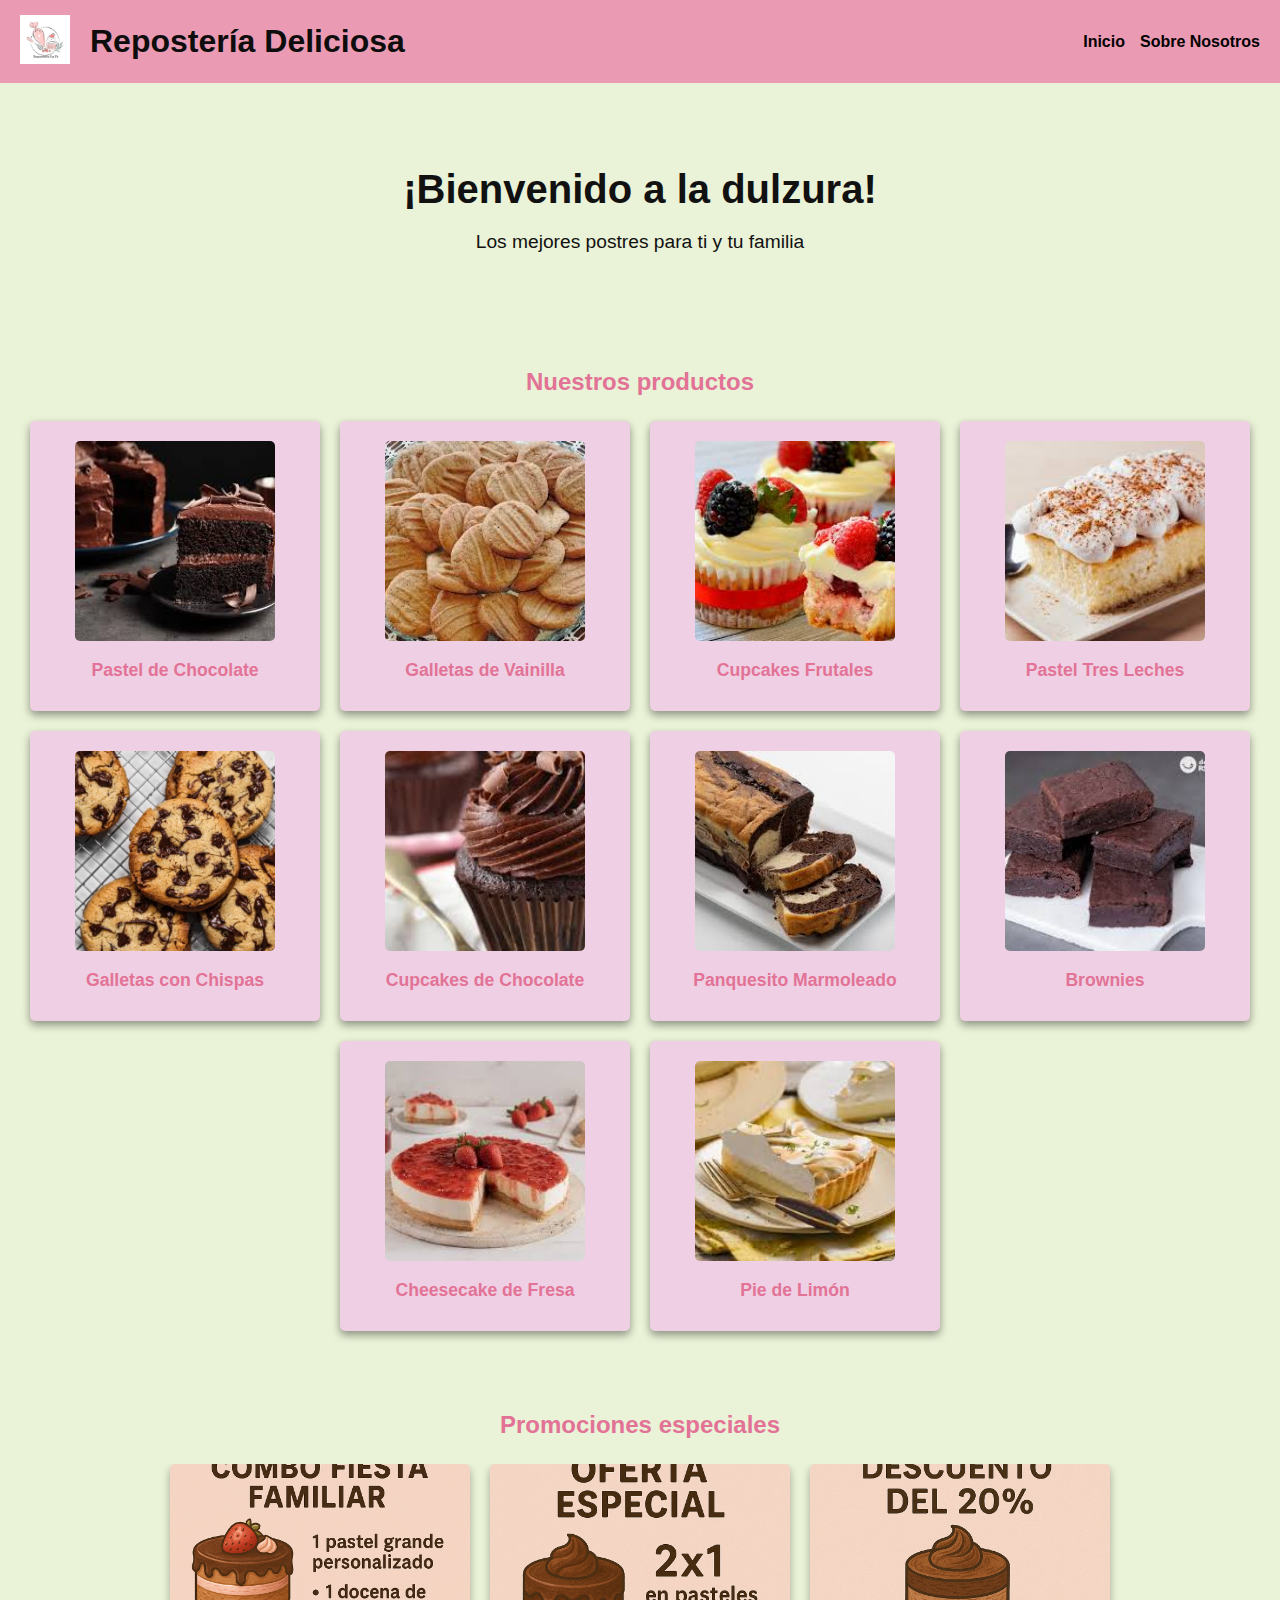
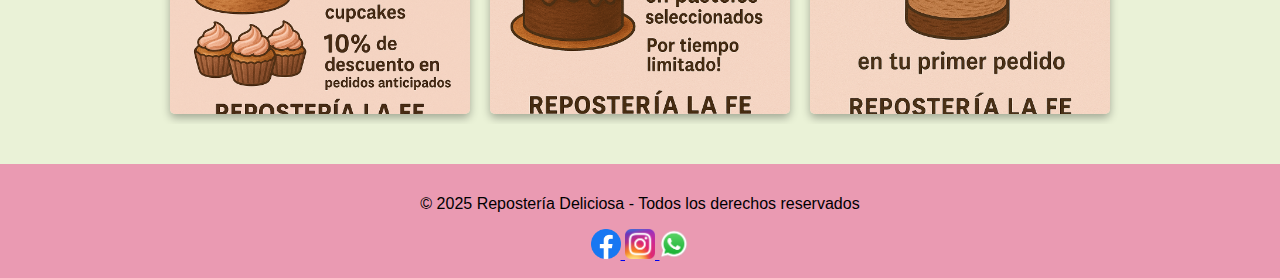
<file: index.html>
<!DOCTYPE html>
<html lang="es">
<head>
    <meta charset="UTF-8" />
    <meta name="viewport" content="width=device-width, initial-scale=1.0" />
    <title>Repostería Deliciosa</title>
    <link rel="stylesheet" href="CSS/styles.css" />
</head>
<body>

    <!-- Encabezado -->
    <header class="header-nav">
        <div class="logo-container">
            <img src="Images/logo.jpeg" alt="Logo de la repostería" />
        </div>
        <div class="logo">
            <h1>Repostería Deliciosa</h1>
        </div>
        <button class="menu-toggle" aria-label="Abrir menú">
            &#9776;
        </button>
        <nav class="nav-links">
            <a href="#">Inicio</a>
            <a href="sobreNosotros.html">Sobre Nosotros</a>
        </nav>
    </header>

    <!-- Hero -->
    <section class="hero">
        <h2>¡Bienvenido a la dulzura!</h2>
        <p>Los mejores postres para ti y tu familia</p>
    </section>

    <!-- Catálogo de productos -->
    <section class="productos">
        <h2>Nuestros productos</h2>
        <div class="productos-container">

            <div class="producto">
                <img src="Images/pastel1.jpeg" alt="Pastel de Chocolate" />
                <h3>Pastel de Chocolate</h3>
            </div>

            <div class="producto">
                <img src="Images/galletasVainilla.jpeg" alt="Galletas de Vainilla" />
                <h3>Galletas de Vainilla</h3>
            </div>

            <div class="producto">
                <img src="Images/cupcakesFrutaless.jpeg" alt="Cupcakes Frutales" />
                <h3>Cupcakes Frutales</h3>
            </div>

            <div class="producto">
                <img src="Images/tresLeches.jpeg" alt="Pastel Tres Leches" />
                <h3>Pastel Tres Leches</h3>
            </div>

            <div class="producto">
                <img src="Images/galletasChispas.jpg" alt="Galletas con Chispas" />
                <h3>Galletas con Chispas</h3>
            </div>

            <div class="producto">
                <img src="Images/cupcakesChocolate.jpeg" alt="Cupcakes de Chocolate" />
                <h3>Cupcakes de Chocolate</h3>
            </div>

            <div class="producto">
                <img src="Images/panquesitoMarmoleado.jpeg" alt="Panquesito Marmoleado" />
                <h3>Panquesito Marmoleado</h3>
            </div>

            <div class="producto">
                <img src="Images/bownies.jpeg" alt="Brownies" />
                <h3>Brownies</h3>
            </div>

            <div class="producto">
                <img src="Images/CheescakeFresa.jpeg" alt="Cheesecake de Fresa" />
                <h3>Cheesecake de Fresa</h3>
            </div>

            <div class="producto">
                <img src="Images/PieLimon.jpeg" alt="Pie de Limón" />
                <h3>Pie de Limón</h3>
            </div>

        </div>
    </section>

    <!-- Promociones -->
    <section class="promociones">
        <h2>Promociones especiales</h2>
        <div class="carousel-container">
            <div class="carousel-item">
                <img src="Images/Oferta1.png" alt="Promo 1" />
            </div>
            <div class="carousel-item">
                <img src="Images/Oferta2.png" alt="Promo 2" />
            </div>
            <div class="carousel-item">
                <img src="Images/Oferta3.png" alt="Promo 3" />
            </div>
        </div>
    </section>

    <!-- Pie de página -->
    <footer>
        <p>© 2025 Repostería Deliciosa - Todos los derechos reservados</p>
        <div style="margin-top: 10px;">
            <a href="https://www.facebook.com/share/1BksgDVMLb/" target="_blank">
                <img src="Images/faceboook.png" alt="Facebook" width="30" />
            </a>
            <a href="https://www.instagram.com/delicias_lafe02?igsh=OHpvNjdqYnBldGVz" target="_blank">
                <img src="Images/Instagram_icon.png" alt="Instagram" width="30" />
            </a>
            <a href="https://wa.me/50587090735" target="_blank">
                <img src="Images/whatsaApp.png" alt="WhatsApp" width="30" />
            </a>
        </div>
    </footer>

    <script>
        const menuToggle = document.querySelector('.menu-toggle');
        const navLinks = document.querySelector('.nav-links');

        menuToggle.addEventListener('click', () => {
            navLinks.classList.toggle('active');
        });
    </script>
</body>
</html>
</file>
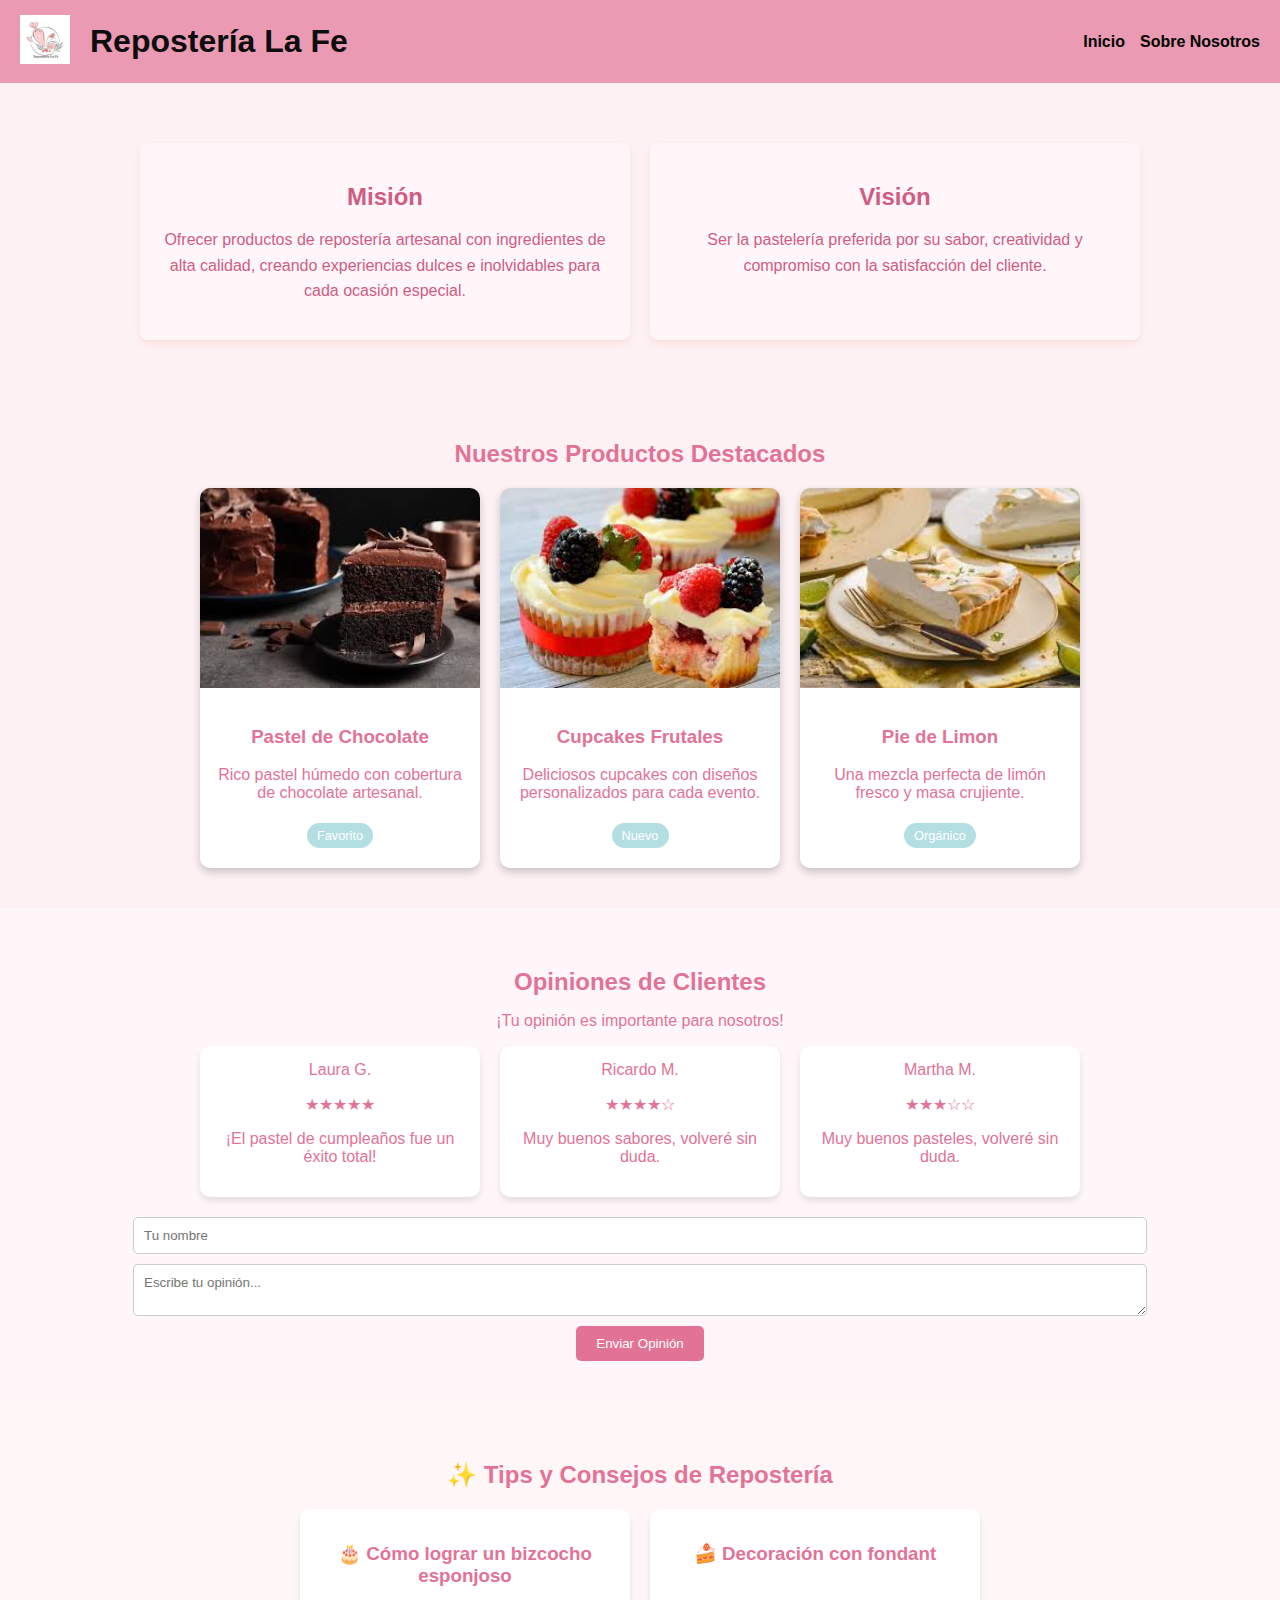
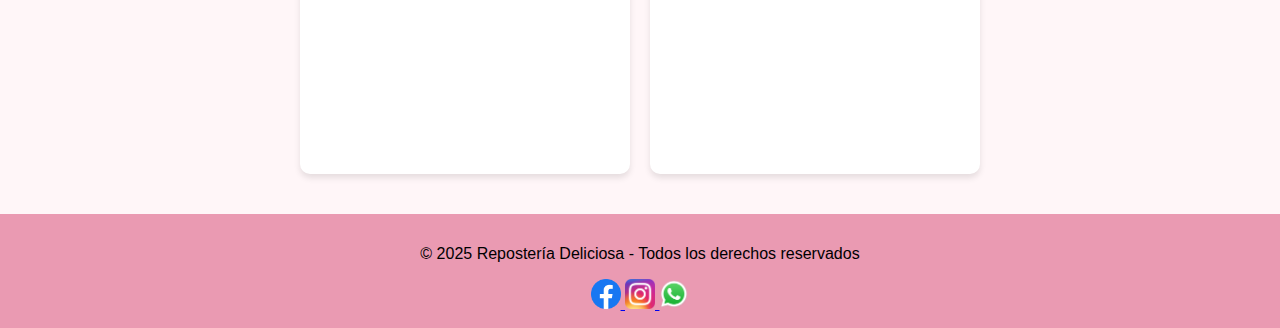
<file: sobreNosotros.html>
<!DOCTYPE html>
<html lang="es">
<head>
    <meta charset="UTF-8">
    <meta name="viewport" content="width=device-width, initial-scale=1.0">
    <title>Reposteria La Fe-Sobre Nosotros</title>
    <link rel="stylesheet" href="CSS/styles.css">
</head>
<body>
     <!-- Encabezado -->
    <header class="header-nav">
        <div class="logo-container">
            <img src="Images/logo.jpeg" alt="Logo de la repostería" />
        </div>
        <div class="logo">
            <h1>Repostería La Fe</h1>
        </div>
        <button class="menu-toggle" aria-label="Abrir menú">
            &#9776;
        </button>
        <nav class="nav-links">
            <a href="index.html">Inicio</a>
            <a href="#">Sobre Nosotros</a>
        </nav>
    </header>

    <!-- ====== SECCIÓN DE INFORMACIÓN ====== -->
    <section class="about-section">
        <div class="about-container">
            
            <!-- Misión y Visión -->
            <div class="info-container">
                <div class="mision-container">
                    <h2>Misión</h2>
                    <p>Ofrecer productos de repostería artesanal con ingredientes de alta calidad, creando experiencias dulces e inolvidables para cada ocasión especial.</p>
                </div>
                
                <div class="vision-container">
                    <h2>Visión</h2>
                    <p>Ser la pastelería preferida por su sabor, creatividad y compromiso con la satisfacción del cliente.</p>
                </div>
            </div>
        </div>
    </section>


    <!-- Productos Destacados -->
    <section class="productos-destacados">
        <h2>Nuestros Productos Destacados</h2>
        <div class="productos-container2">
            <div class="producto2">
                <img src="Images/pastel1.jpeg" alt="Pastel de Chocolate" class="producto-img">
                <div class="producto-info">
                    <h3>Pastel de Chocolate</h3>
                    <p>Rico pastel húmedo con cobertura de chocolate artesanal.</p>
                    <span class="etiqueta">Favorito</span>
                </div>
            </div>
            <div class="producto2">
                <img src="Images/cupcakesFrutaless.jpeg" alt="Cupcakes Variados" class="producto-img">
                <div class="producto-info">
                    <h3>Cupcakes Frutales</h3>
                    <p>Deliciosos cupcakes con diseños personalizados para cada evento.</p>
                    <span class="etiqueta">Nuevo</span>
                </div>
            </div>
            <div class="producto2">
                <img src="Images/PieLimon.jpeg" alt="Pie de Frutas" class="producto-img">
                <div class="producto-info">
                    <h3>Pie de Limon</h3>
                    <p>Una mezcla perfecta de limón fresco y masa crujiente.</p>
                    <span class="etiqueta">Orgánico</span>
                </div>
            </div>
        </div>
    </section>

    <!-- Opiniones de Clientes + Formulario -->
    <section class="opiniones-clientes" id="opiniones">
        <h2>Opiniones de Clientes</h2>
        <p>¡Tu opinión es importante para nosotros!</p>
        <div class="opiniones-container">
            <div class="opinion">
                <span>Laura G.</span>
                <p>★★★★★</p>
                <p>¡El pastel de cumpleaños fue un éxito total!</p>
            </div>
            <div class="opinion">
                <span>Ricardo M.</span>
                <p>★★★★☆</p>
                <p>Muy buenos sabores, volveré sin duda.</p>
            </div>
            <div class="opinion">
                <span>Martha M.</span>
                <p>★★★☆☆</p>
                <p>Muy buenos pasteles, volveré sin duda.</p>
            </div>
        </div>
        <form class="form-opinion">
            <input type="text" placeholder="Tu nombre" required>
            <textarea placeholder="Escribe tu opinión..." required></textarea>
            <button type="submit">Enviar Opinión</button>
        </form>
    </section>
    <!-- Novedades -->
    <section class="novedades">
        <h2>✨ Tips y Consejos de Repostería</h2>
        <div class="novedades-container">
            <div class="novedad">
                <h3>🎂 Cómo lograr un bizcocho esponjoso</h3>
                <div class="video-container">
                    <iframe src="https://www.youtube.com/embed/zqQcSAXy1VY" frameborder="0" allowfullscreen></iframe>
                </div>
            </div>
            <div class="novedad">
                <h3>🍰 Decoración con fondant</h3>
                <div class="video-container">
                    <iframe src="https://www.youtube.com/embed/jGUwpPq8ElY" frameborder="0" allowfullscreen></iframe>
                </div>
            </div>
        </div>
    </section>


    <!-- Pie de página -->
    <footer>
        <p>© 2025 Repostería Deliciosa - Todos los derechos reservados</p>
        <div style="margin-top: 10px;">
            <a href="https://www.facebook.com/share/1BksgDVMLb/" target="_blank">
                <img src="Images/faceboook.png" alt="Facebook" width="30" />
            </a>
            <a href="https://www.instagram.com/delicias_lafe02?igsh=OHpvNjdqYnBldGVz" target="_blank">
                <img src="Images/Instagram_icon.png" alt="Instagram" width="30" />
            </a>
            <a href="https://wa.me/50587090735" target="_blank">
                <img src="Images/whatsaApp.png" alt="WhatsApp" width="30" />
            </a>
        </div>
    </footer>

    <script>
        const menuToggle = document.querySelector('.menu-toggle');
        const navLinks = document.querySelector('.nav-links');

        menuToggle.addEventListener('click', () => {
            navLinks.classList.toggle('active');
        });
    </script>
</body>
</html>
</file>
<file: CSS/styles.css>
/* ====== ESTILOS GENERALES ====== */
body {
    font-family: "San Francisco", sans-serif;
    margin: 0;
    padding: 0;
    text-align: center;
    background-color: #EAF2D7;
    color: #E27396;
}

/* ====== ESTILOS PARA ENCABEZADO Y NAVEGACIÓN ====== */
.header-nav {
    display: flex;
    justify-content: space-between;
    align-items: center;
    background-color: #ea9ab2;
    color: rgb(14, 13, 13);
    padding: 15px 20px;
}

.header-nav h1 {
    margin: 0;
}

.logo-container img {
    width: 50px;
    height: auto;
    margin-right: 20px;
}

.logo {
    flex-grow: 1;
    text-align: left;
}

/* Menú hamburguesa oculto en escritorio */
.menu-toggle {
    display: none;
    font-size: 28px;
    background: none;
    border: none;
    cursor: pointer;
    color: rgb(0, 0, 0);
}

.nav-links {
    display: flex;
    gap: 15px;
}

.nav-links a {
    text-decoration: none;
    color: rgb(0, 0, 0);
    font-weight: bold;
    transition: color 0.3s ease;
}

.nav-links a:hover {
    color: #E27396;
}

/* ====== SECCIÓN PRINCIPAL ====== */
.hero {
    background: url('https://images.unsplash.com/photo-1506744038136-46273834b3fb?auto=format&fit=crop&w=800&q=80') no-repeat center center/cover;
    background-color: transparent;
    color: #111111;
    padding: 50px 20px;
}

.hero h2 {
    font-size: 2.5rem;
    margin-bottom: 10px;
}

.hero p {
    font-size: 1.2rem;
    margin-bottom: 25px;
}

.hero button {
    background-color: #08c54a;
    color: white;
    border: none;
    padding: 12px 25px;
    cursor: pointer;
    font-size: 16px;
    border-radius: 5px;
    transition: background-color 0.3s ease;
}

.hero button:hover {
    background-color: #06a33a;
}

/* ====== SECCIÓN DE PROMOCIONES (CARRUSEL HORIZONTAL) ====== */
.promociones {
    padding: 40px 20px;
    text-align: center;
}

.promociones h2 {
    margin-bottom: 25px;
}

.carousel-container {
    display: flex;
    justify-content: center;
    gap: 20px;
    overflow-x: auto;
    padding-bottom: 10px;
}

.carousel-item {
    flex: 0 0 auto;
    width: 300px;
    height: 250px;
    object-fit: contain;
    overflow: hidden;
    border-radius: 5px;
    box-shadow: 0 4px 8px rgba(0,0,0,0.3);
}

.carousel-item img {
    width: 100%;
    height: 100%;
    object-fit: cover;
}

/* ====== SECCIÓN DE PRODUCTOS ====== */
.productos {
    padding: 20px;
}

.productos h2 {
    margin-bottom: 25px;
}

.productos-container {
    display: flex;
    justify-content: center;
    gap: 20px;
    flex-wrap: wrap;
    font-weight: bold;
}

.producto {
    background-color: #efcfe3;
    padding: 20px;
    border-radius: 5px;
    width: 250px;
    text-align: center;
    box-shadow: 0 4px 8px rgba(0,0,0,0.4);
    transition: transform 0.3s ease;
    color: #E27396;
}

.producto:hover {
    transform: scale(1.05);
}

.producto img {
    width: 200px;
    height: 200px;
    object-fit: cover;
    border-radius: 5px;
}

.producto h3 {
    margin-top: 15px;
    margin-bottom: 10px;
    font-size: 1.1rem;
}

.producto button {
    margin-top: 10px;
    padding: 8px 12px;
    border: none;
    background-color: #08c54a;
    color: white;
    cursor: pointer;
    border-radius: 5px;
    transition: background-color 0.3s ease;
}

.producto button:hover {
    background-color: #06a33a;
}

/* ====== PIE DE PÁGINA ====== */
footer {
    background-color: #ea9ab2;
    padding: 15px 0;
    color: black;
}

/* ====== RESPONSIVE ====== */
@media (max-width: 768px) {
    .header-nav {
        flex-wrap: wrap;
        justify-content: space-between;
    }

    .menu-toggle {
        display: block;
    }

    .nav-links {
        flex-direction: column;
        width: 100%;
        display: none;
        margin-top: 10px;
        background-color: #ea9ab2;
        padding: 10px 0;
    }

    .nav-links.active {
        display: flex;
    }

    .nav-links a {
        padding: 10px 0;
        border-top: 1px solid rgba(0,0,0,0.1);
    }

    .logo-container, .logo {
        width: 100%;
        text-align: center;
        margin-bottom: 10px;
    }

    .productos-container {
        flex-direction: column;
        align-items: center;
    }

    .producto {
        width: 90%;
        max-width: 300px;
    }

    .carousel-container {
        justify-content: flex-start;
        overflow-x: scroll;
    }
}

/* ====== PRODUCTOS DESTACADOS ====== */
.productos-destacados {
    padding: 40px 20px;
    background-color: #fdf1f4;
}

.productos-container2 {
    display: flex;
    flex-wrap: wrap;
    gap: 20px;
    justify-content: center;
}

.producto2 {
    background-color: #fff;
    border-radius: 10px;
    box-shadow: 0 4px 8px rgba(0,0,0,0.2);
    width: 280px;
    overflow: hidden;
    text-align: center;
    transition: transform 0.3s ease;
}

.producto2:hover {
    transform: scale(1.05);
}

.producto-img {
    width: 100%;
    height: 200px;
    object-fit: cover;
}

.producto-info {
    padding: 15px;
}

.etiqueta {
    display: inline-block;
    margin: 5px 3px;
    padding: 5px 10px;
    background-color: #b3dee2;
    color: white;
    border-radius: 20px;
    font-size: 0.8rem;
}

/* ====== OPINIONES ====== */
.opiniones-clientes {
    background-color: #fef6f9;
    padding: 40px 20px;
}

.opiniones-clientes h2 {
    margin-bottom: 10px;
}

.opiniones-container {
    display: flex;
    justify-content: center;
    gap: 20px;
    margin-bottom: 20px;
    flex-wrap: wrap;
}

.opinion {
    background-color: #fff;
    padding: 15px;
    border-radius: 10px;
    box-shadow: 0 4px 6px rgba(0,0,0,0.1);
    width: 250px;
}

/* Formulario de opinión */
.form-opinion {
    display: flex;
    flex-direction: column;
    align-items: center;
    gap: 10px;
}

.form-opinion input,
.form-opinion textarea {
    width: 80%;
    padding: 10px;
    border: 1px solid #ccc;
    border-radius: 5px;
    font-family: inherit;
}

.form-opinion button {
    padding: 10px 20px;
    background-color: #E27396;
    border: none;
    color: white;
    border-radius: 5px;
    cursor: pointer;
}

.form-opinion button:hover {
    background-color: #d05c83;
}

/* ====== NOVEDADES Y CONSEJOS ====== */
.novedades {
    background-color: #fff6f8;
    padding: 40px 20px;
}

.novedades-container {
    display: flex;
    justify-content: center;
    gap: 20px;
    flex-wrap: wrap;
}

.novedad {
    background-color: #ffffff;
    border-radius: 10px;
    box-shadow: 0 4px 6px rgba(0,0,0,0.1);
    padding: 15px;
    width: 300px;
}
.mision-container, .vision-container {
    background-color: #fef6f9;
    padding: 20px;
    border-radius: 8px;
    box-shadow: 0 4px 6px rgba(230, 101, 15, 0.1);
    width: 45%; /* Cada sección ocupa el 45% del ancho disponible */
}

.mision-container h2, .vision-container h2 {
    font-size: 24px;
    margin-bottom: 10px;
    color: #d05c83;
}

.mision-container p, .vision-container p {
    font-size: 16px;
    line-height: 1.6;
    color: #d05c83;
    text-align: center;
}   
/* ===== SECCIÓN DE INFORMACIÓN ===== */
.about-section {
    padding: 40px 20px;
    background-color: #fdf1f4;
    text-align: center;
    display: flex;
    justify-content: center; /* Asegura que el contenido esté centrado */
}

.about-container {
    display: flex;
    justify-content: space-between; /* Distribuye las secciones de misión y visión */
    gap: 20px; /* Espacio entre las secciones */
    margin-top: 20px;
}

.info-container {
    display: flex;
    flex-direction: row; /* Alinea los elementos en una fila */
    gap: 20px; /* Espacio entre los bloques de misión y visión */
    max-width: 1000px; /* Se aumenta el ancho máximo si es necesario */
}
</file>
